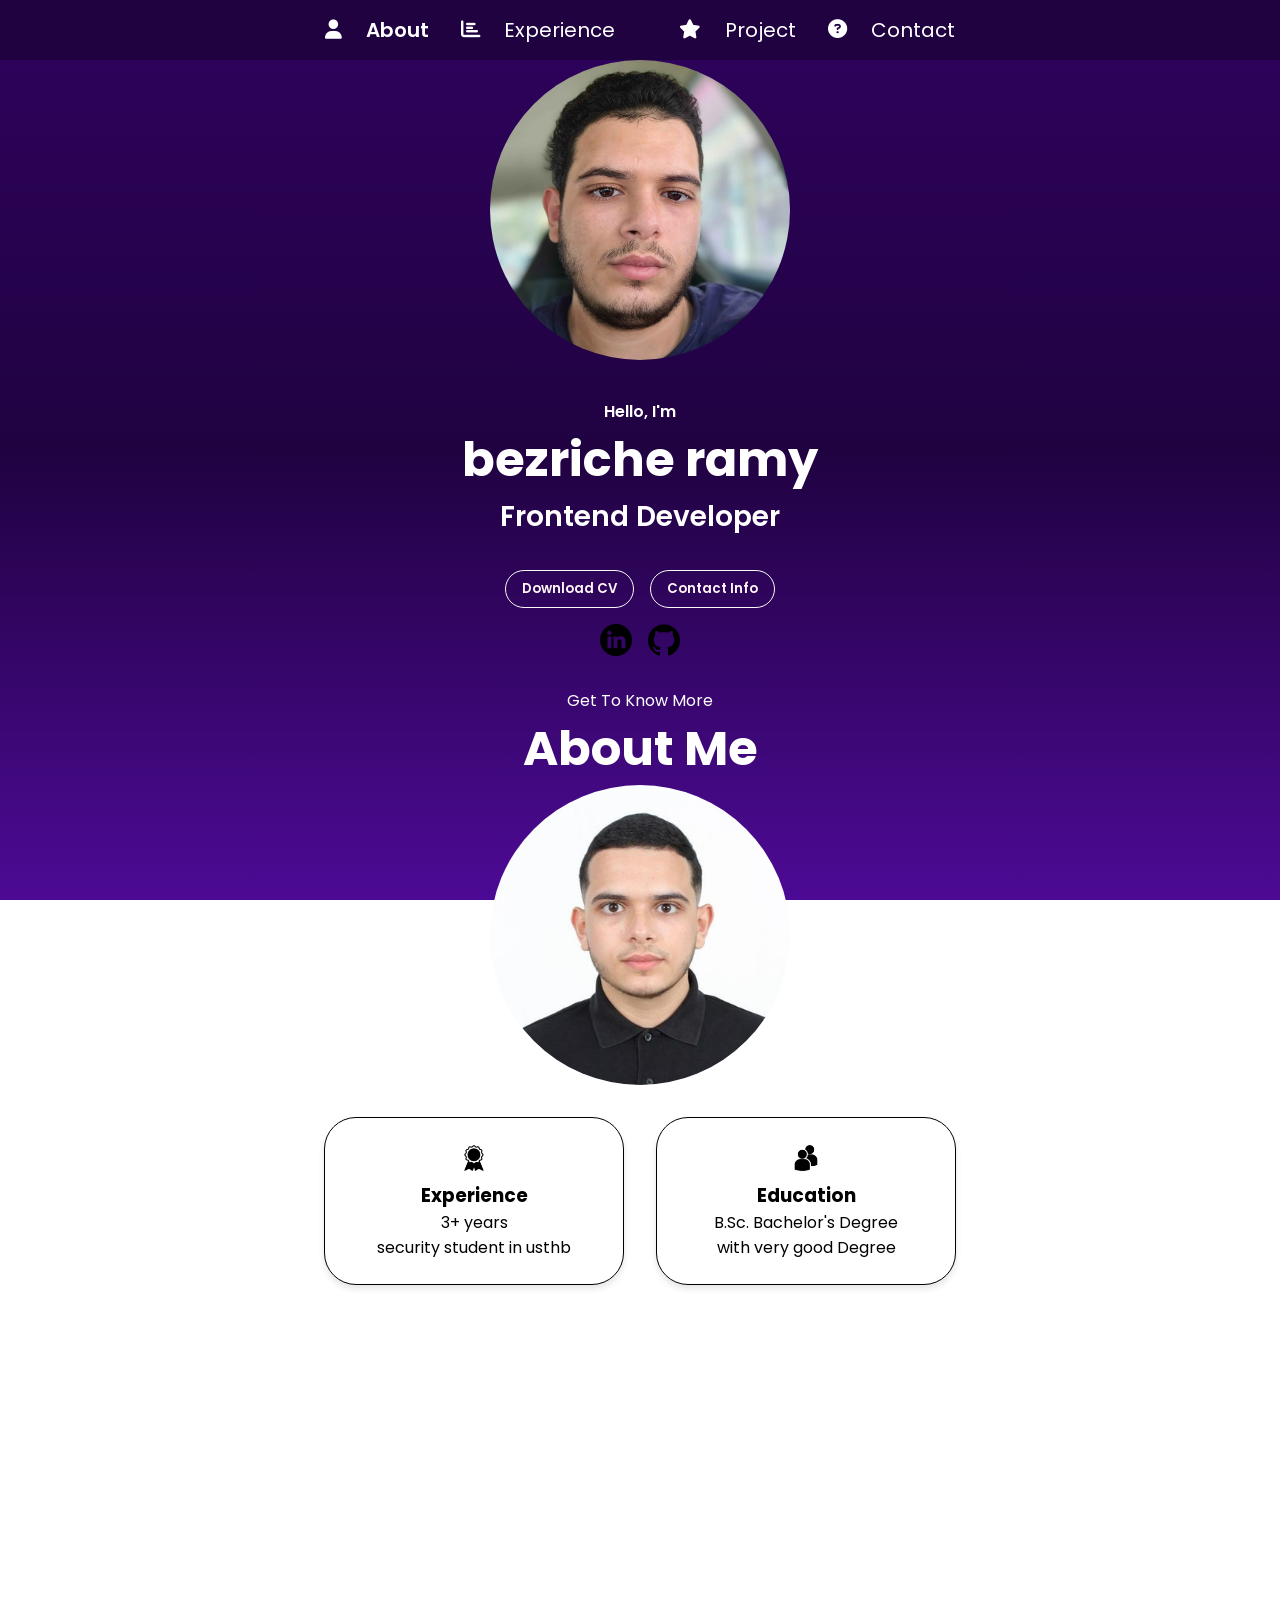
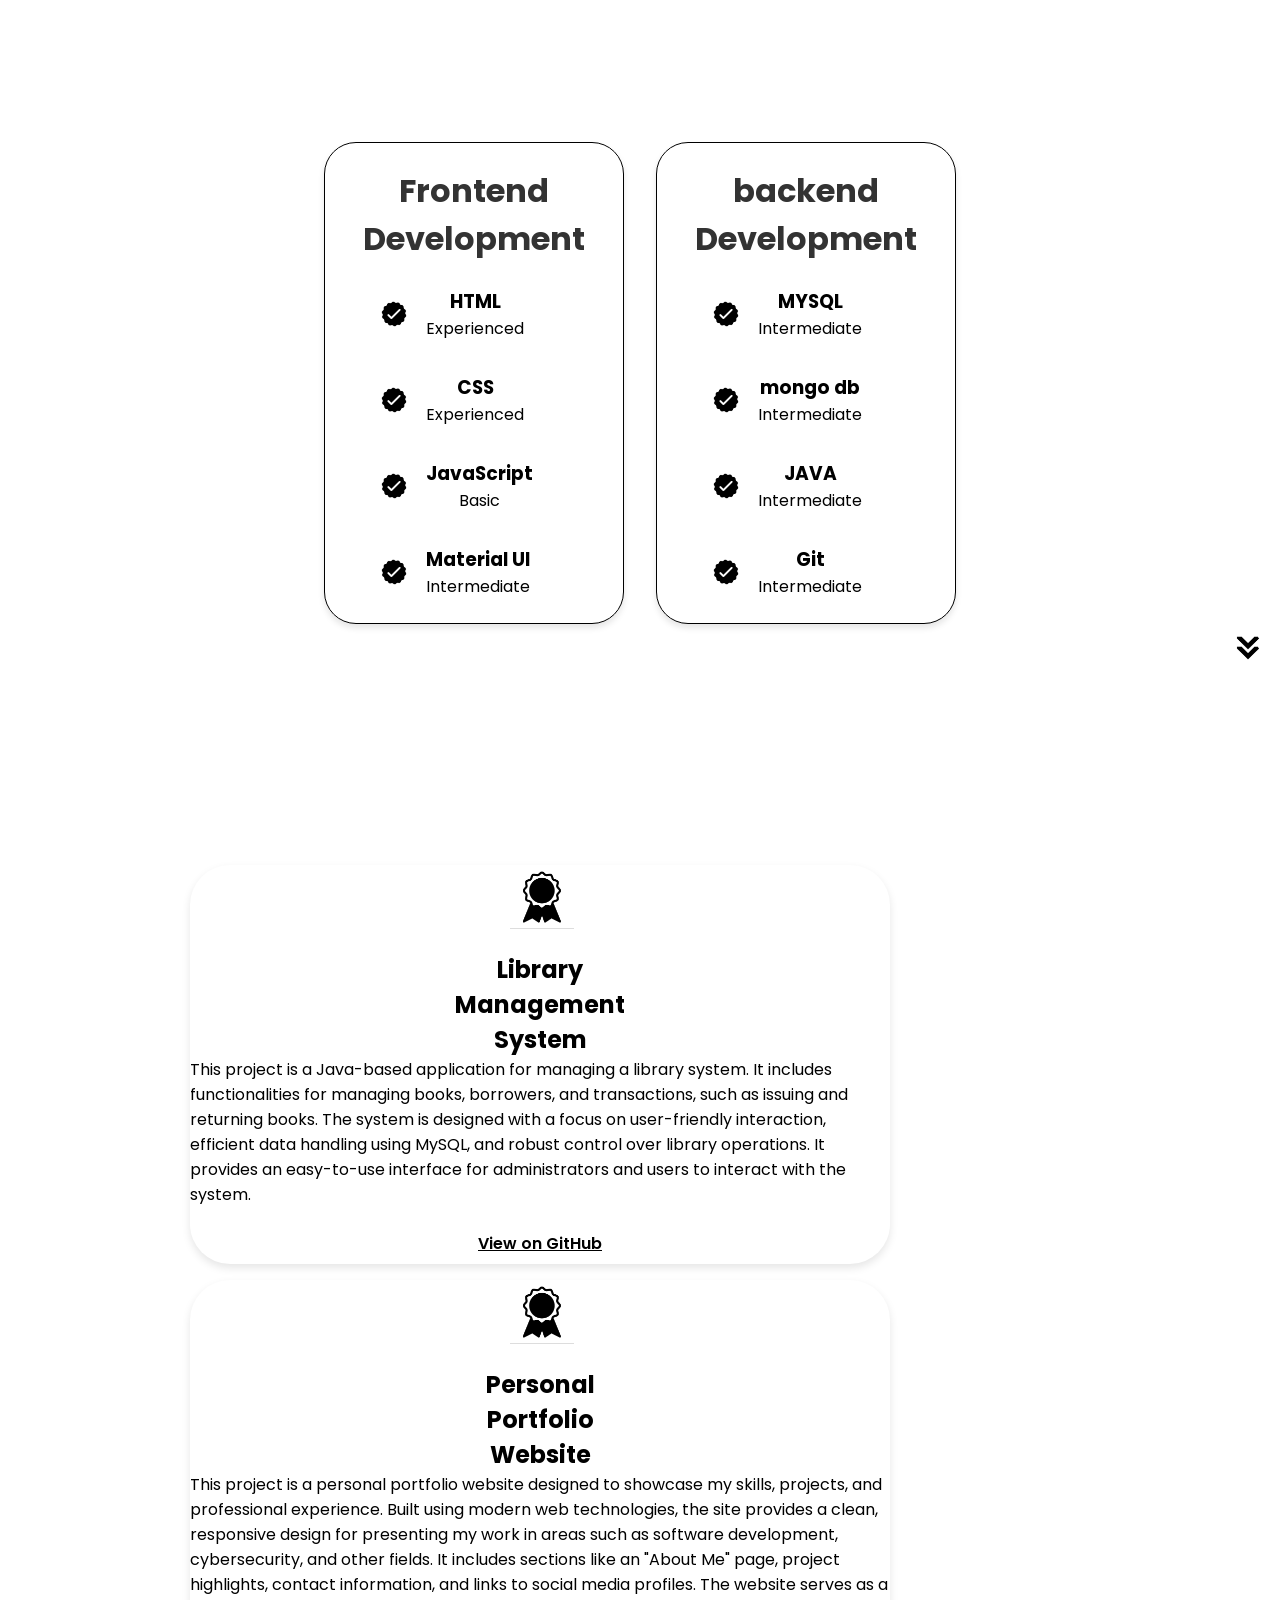
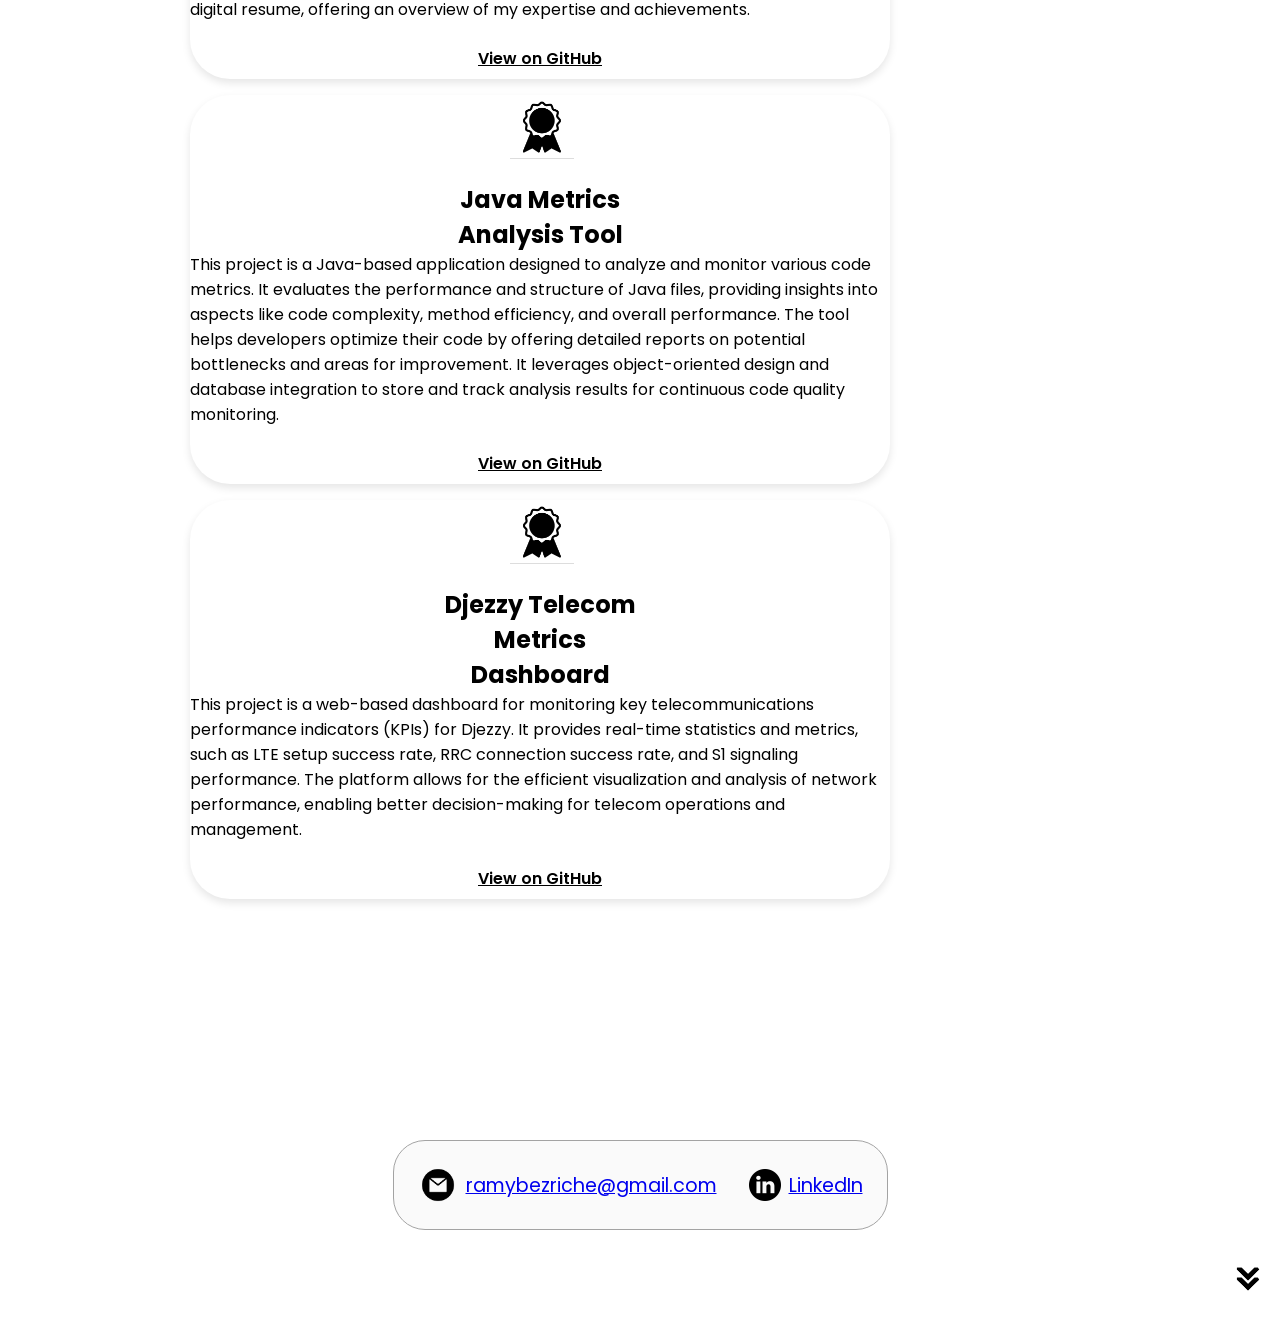
<file: personal.html>
<!DOCTYPE html>
<html lang="en">
<head>
    <meta charset="UTF-8">
    <title>BEZRICHE RAMY</title>
    <link rel="stylesheet" href="personal.css">
    <link rel="stylesheet" href="https://cdnjs.cloudflare.com/ajax/libs/font-awesome/6.4.0/css/all.min.css">
</head>
<body>
    <div class="upbar">
        
        <ul class="menu">
            <li class="active">
                <a href="#about">
                    <i class="fas fa-user"></i>
                    <span>About</span>
                </a>
            </li>
            <li>
                <a href="#experience">
                    <i class="fas fa-chart-bar"></i>
                    <span>Experience</span>
                </a>
            </li>
            <li>
              <li>
                <a href="#project">
                    <i class="fas fa-star"></i>
                    <span>Project</span>
                </a>
            </li>
                <a href="#contact">
                    <i class="fas fa-question-circle"></i>
                    <span>Contact</span>
                </a>
            </li>
            
        </ul>
    </div>
   
    
      <!-- Profile Section -->
<div class="profile">
    <div class="section__pic-container profile-pic-container">
        <img src="profill.jpg" alt="John Doe profile picture" class="profile-pic" />
    </div>
  <div class="section__text">
      <p class="section__text__p1">Hello, I'm</p>
      <h1 class="title">bezriche ramy</h1>
      <p class="section__text__p2">Frontend Developer</p>
      <div class="btn-container">
          <button class="btn btn-color-2" onclick="window.open('BEZRICHE_RAMY_CV.pdf')">Download CV</button>
          <button class="btn btn-color-1" onclick="location.href='#contact'">Contact Info</button>
      </div>
      <div id="socials-container">
          <img src="linkedin.png" alt="My LinkedIn profile" class="icon linkedin-icon" onclick="location.href='https://linkedin.com/'" />
          <img src="github.png" alt="My Github profile" class="icon github-icon" onclick="location.href='https://github.com/bezriche-ramy'" />
      </div>
  </div>
  
</div>


<div class="about" id="about">
  <p class="section__text__p1">Get To Know More</p>
  <h1 class="title">About Me</h1>
  <div class="section-container">
      <div class="section__pic-container about-pic-container">
          <img src="profil.jpg" alt="Profile picture" class="about-pic" />
      </div>
      <div class="about-details-container">
          <div class="about-containers">
              <div class="details-container">
                  <img src="experience.png" alt="Experience icon" class="icon experience-icon" />
                  <h3>Experience</h3>
                  <p>3+ years <br />security student in usthb</p>
              </div>
              <div class="details-container">
                  <img src="education.png" alt="Education icon" class="icon education-icon" />
                  <h3>Education</h3>
                  <p>B.Sc. Bachelor's Degree<br />with very good Degree </p>
              </div>
          </div>
          <div class="text-container">
              <p>
                "Hello, I am Bezriche Ramy, a 3rd-year student in Security Informatics at USTHB (Université des Sciences et de la Technologie Houari Boumediene). I am passionate about cybersecurity and technology, and I serve as the class delegate. Always looking forward to learning and collaborating!"
                  
              </p>
          </div>
      </div>
  </div>
  <img src="arrow.png" alt="Arrow icon" class="icon arrow" onclick="location.href='./#experience'" />
</div>
<div class="Experience"id="experience">
    <p class="section__text__p1">Explore My</p>
    <h1 class="title">Experience</h1>
    <div class="experience-details-container">
      <div class="about-containers">
        <div class="details-container">
          <h2 class="experience-sub-title">Frontend Development</h2>
          <div class="article-container">
            <article>
              <img
                src="checkmark.png"
                alt="Experience icon"
                class="icon"
              />
              <div>
                <h3>HTML</h3>
                <p>Experienced</p>
              </div>
            </article>
            <article>
              <img
                src="checkmark.png"
                alt="Experience icon"
                class="icon"
              />
              <div>
                <h3>CSS</h3>
                <p>Experienced</p>
              </div>
            </article>
            
            <article>
              <img
                src="checkmark.png"
                alt="Experience icon"
                class="icon"
              />
              <div>
                <h3>JavaScript</h3>
                <p>Basic</p>
              </div>
            </article>
          
            <article>
              <img
                src="checkmark.png"
                alt="Experience icon"
                class="icon"
              />
              <div>
                <h3>Material UI</h3>
                <p>Intermediate</p>
              </div>
            </article>
          </div>
        </div>
        <div class="details-container">
          <h2 class="experience-sub-title">backend Development</h2>
          <div class="article-container">
            <article>
              <img
                src="checkmark.png"
                alt="Experience icon"
                class="icon"
              />
              <div>
                <h3>MYSQL</h3>
                <p>Intermediate</p>
              </div>
            </article>
            <article>
              <img
                src="checkmark.png"
                alt="Experience icon"
                class="icon"
              />
              <div>
                <h3>mongo db</h3>
                <p>Intermediate</p>
              </div>
            </article>
            <article>
              <img
                src="checkmark.png"
                alt="Experience icon"
                class="icon"
              />
              <div>
                <h3>JAVA</h3>
                <p>Intermediate</p>
              </div>
            </article>
            <article>
              <img
                src="checkmark.png"
                alt="Experience icon"
                class="icon"
              />
              <div>
                <h3>Git</h3>
                <p>Intermediate</p>
              </div>
            </article>
          </div>
        </div>
      </div>
    </div>
    <img
      src="arrow.png"
      alt="Arrow icon"
      class="icon arrow"
      onclick="location.href='#project'"
    />
</div>
<div class="project" id="project">
  <p class="section__text__p1">My Recent</p>
  <h1 class="title">Projects</h1>
  <div class="projects-container">
    <div class="project-details-container">
      <div class="project-card">
        <img src="experience.png" alt="Project 1" class="icon experience-icon" />
        <div class="project-info">
          <h3 class="titlep">Library Management System</h3>
            <p class="projectp">This project is a Java-based application for managing a library system. It includes functionalities for managing books, borrowers, and transactions, such as issuing and returning books. The system is designed with a focus on user-friendly interaction, efficient data handling using MySQL, and robust control over library operations. It provides an easy-to-use interface for administrators and users to interact with the system.</p>
            <a href="https://github.com/bezriche-ramy/projet-biblioth-que-in-java" class="btn btn-color-1 p">View on GitHub</a>
          </div>
          </div>
          <div class="project-card">
          <img src="experience.png" alt="Project 2" class="icon experience-icon" />
          <div class="project-info">
            <h3 class="titlep">Personal Portfolio Website</h3>
            <p>This project is a personal portfolio website designed to showcase my skills, projects, and professional experience. Built using modern web technologies, the site provides a clean, responsive design for presenting my work in areas such as software development, cybersecurity, and other fields. It includes sections like an "About Me" page, project highlights, contact information, and links to social media profiles. The website serves as a digital resume, offering an overview of my expertise and achievements.</p>
            <a href="https://github.com/bezriche-ramy/my-personal-web-site-" class="btn btn-color-1 p">View on GitHub</a>
          </div>
          </div>
          <div class="project-card">
          <img src="experience.png" alt="Project 3" class="icon experience-icon" />
          <div class="project-info">
            <h3 class="titlep">Java Metrics Analysis Tool</h3>
            <p>This project is a Java-based application designed to analyze and monitor various code metrics. It evaluates the performance and structure of Java files, providing insights into aspects like code complexity, method efficiency, and overall performance. The tool helps developers optimize their code by offering detailed reports on potential bottlenecks and areas for improvement. It leverages object-oriented design and database integration to store and track analysis results for continuous code quality monitoring.</p>
            <a href="https://github.com/bezriche-ramy/metric-java-project" class="btn btn-color-1 p">View on GitHub</a>
          </div>
          </div>
          <div class="project-card">
          <img src="experience.png" alt="Project 4" class="icon experience-icon" />
          <div class="project-info">
            <h3 class="titlep">Djezzy Telecom Metrics Dashboard</h3>
            <p>This project is a web-based dashboard for monitoring key telecommunications performance indicators (KPIs) for Djezzy. It provides real-time statistics and metrics, such as LTE setup success rate, RRC connection success rate, and S1 signaling performance. The platform allows for the efficient visualization and analysis of network performance, enabling better decision-making for telecom operations and management.</p>
            <a href="https://github.com/bezriche-ramy/djezzy-web-site" class="btn btn-color-1 p">View on GitHub</a>
          </div>
          
         
        </div>
      </div>
     
     
    </div>
  </div>
  <img src="arrow.png" alt="Arrow icon" class="icon arrow" onclick="location.href='#contact'" />
</div>

<div class="Contact"id="contact" >
    <p class="section__text__p1">Get in Touch</p>
    <h1 class="title">Contact Me</h1>
    <div class="contact-info-upper-container">
      <div class="contact-info-container">
        <img
          src="email.png"
          alt="Email icon"
          class="icon contact-icon email-icon"
        />
        <p><a href="mailto:ramybezriche@gmail.com">ramybezriche@gmail.com</a></p>
      </div>
      <div class="contact-info-container">
        <img
          src="linkedin.png"
          alt="LinkedIn icon"
          class="icon contact-icon"
        />
        <p><a href="https://www.linkedin.com">LinkedIn</a></p>
      </div>
    </div>
</div>

        
    
  
</body>
</html>
<p class="section__text__p1">My Recent</p>
</file>
<file: personal.css>
@import url("https://fonts.googleapis.com/css2?family=Poppins:wght@400;600&display=swap");

html, body {
  height: auto;
  overflow-x: hidden;
  scroll-behavior: smooth;
}

* {
  margin: 0;
  padding: 0;
  border: none;
  outline: none;
  box-sizing: border-box;
  font-family: "Poppins", sans-serif;
  max-width: 100%;
  word-wrap: break-word;
}

body {
  display: flex;
  flex-direction: column;
  position: relative;
  z-index: 0; /* Ensure content is above the background */
}

body::before {
  content: '';
  position: fixed;
  top: 0;
  left: 0;
  width: 100%;
  height: 100%;
  background: linear-gradient(rgb(47, 2, 94), rgb(32, 2, 65), rgb(77, 10, 149));
  z-index: 1; /* Layer this below the content */
  pointer-events: none; /* Ensure the background does not interfere with interactions */
}

.upbar {
  position: sticky;
  top: 0;
  left: 0;
  width: 100%;
  height: 10vh;
  padding: 0 1.7rem;
  color: #fff;
  overflow: hidden;
  transition: all 0.5s linear;
  background: rgb(32, 2, 65);
  display: flex;
  align-items: center;
  justify-content: space-between;
  z-index: 1000; /* Ensure the upbar stays on top */
  display: flex;
  justify-content: center; /* Center the menu horizontally */
  align-items: center;      /* Center the items vertically (optional) */
  height: 60px;             
}

.logo {
  font-size: 2rem;
}

.logo:hover {
  cursor: default;
}

.menu {
  display: flex;
  align-items: center;
  list-style: none;
  padding: 0;
  gap: 2rem;
  z-index: -1;
}

.menu li {
  list-style: none;
  margin-left: 0; /* Ensure no additional margins are applied */
}

.menu a {
  color: hsl(0, 0%, 100%);
  font-size: 20px;
  text-decoration: none;
  display: flex;
  align-items: center;
  gap: 1.5rem;
}

.menu a i {
  font-size: 1.2rem;
}

.menu .active a {
  font-weight: 600;
}

/* About Section */
.about {
  display: flex;
  flex-direction: column; /* Ensure text and image are stacked vertically */
  align-items: center;
  padding: 2rem 1rem;
  background-color: transparent; /* Ensure this is transparent */
  z-index: 2;
  width: 100%;
}

.profile {
  display: flex;
  flex-direction: column; /* Stack text and image vertically */
  align-items: center;
  gap: 2rem;
  z-index: 2;
  background-color: transparent; /* Ensure this is transparent */
  width: 100%;
}

.profile-pic {
  border-radius: 50%;
  width: 100%;
  max-width: 300px;
  height: auto;
  /* Removed any transform properties */
}

/* Section Text */
.section__text {
  align-self: center;
  text-align: center;
  width: 100%;
}

.section__text p {
  font-weight: 600;
  color: #fff;
}

.section__text__p1 {
  text-align: center;
  color: #ffffff;
}

.section__text__p2 {
  font-size: 1.75rem;
  margin-bottom: 1rem;
}

.title {
  font-size: 3rem;
  text-align: center;
  color: #fff;
}

/* Social Icons */
#socials-container {
  display: flex;
  justify-content: center;
  margin-top: 1rem;
  gap: 1rem;
}

.icon {
  cursor: pointer;
  height: 2rem;
  transition: opacity 0.3s;
}

.icon:hover {
  opacity: 0.7;
}

/* Buttons */
.btn-container {
  display: flex;
  justify-content: center;
  gap: 1rem;
  
}

.btn {
  font-weight: 600;
  transition: all 300ms ease;
  padding: 0.5rem 1rem; /* Adjust padding to fit better */
  width: auto; /* Adjust width to fit content */
  border-radius: 2rem;
  border: rgb(250, 248, 248) 0.1rem solid;
  background: none;
  color: rgb(255, 246, 246);
  display: flex;
  justify-content: center;
  gap: 1rem;
  margin-top: 1rem; /* Add margin to avoid overlapping with text */
}



.btn-color-1:hover, .btn-color-2:hover {
  background: rgb(255, 255, 255);
  color: rgb(0, 0, 0);
  
  
  position: center;
}
.p{
  color: #000000;
  text-align: center;
  width: 200px;
  position: center;
  transform: translateX(250px);
  border: none;
  background: transparent;
  box-shadow: none;
  border-color: transparent;
}

.p:hover {
  color: #ffffff;
  background: #000000;
}

/* About Details */
.about-containers {
  display: flex;
  flex-wrap: wrap;
  gap: 2rem;
  margin-bottom: 2rem;
  justify-content: center;
  margin-top: 2rem;
  width: 100%;
}

.about-details-container {
  display: flex;
  flex-direction: column;
  justify-content: center;
  align-items: center;
  text-align: center;
  max-width: 800px;
  margin: 0 auto;
  width: 100%;
}

.about-pic {
  border-radius: 50%; /* Keep the image circular */
  width: 100%;
  max-width: 300px;
  height: auto;
  display: block; /* Ensure it's treated as a block-level element */
  margin: 0 auto; /* Center the image horizontally */
}


.arrow {
  position: absolute;
  right: 1rem;
  bottom: 1.5rem;
  cursor: pointer;
  transition: transform 0.3s ease;
}

.arrow:hover {
  transform: translateY(-5px);
}

.details-container {
  padding: 1.5rem;
  background: rgb(255, 255, 255);
  border-radius: 2rem;
  border: 0.1rem solid rgb(0, 0, 0);
  text-align: center;
  box-shadow: 0 4px 6px rgba(0, 0, 0, 0.1);
  width: 100%; /* Allow the box to take full width of the parent */
  max-width: 300px; /* Ensure both boxes have the same maximum width */
}

.text-container {
  padding: 1rem;
  color: #ffffff;
  font-size: 1rem;
  line-height: 1.6;
  text-align: justify;
  max-width: 800px;
  margin: 0 auto;
  min-height: 200px;
  width: 100%;
}

@media (min-width: 768px) {
  .section-container {
    flex-direction: row;
    justify-content: space-between;
  }

  .about-details-container {
    align-items: flex-start;
    text-align: left;
  }
}
/* EXPERIENCE SECTION */
.Experience {
  position: relative;
  padding: 3rem 0;
  background-color: #f4f4f9; /* Light background for better contrast */
  margin-top: 2rem; /* Push it down slightly from the very top */
  z-index: 10; /* Make sure it's on top of other sections if needed */
  display: flex;
  flex-direction: column; /* Ensure text and image are stacked vertically */
  align-items: center;
  padding: 2rem 1rem;
  background-color: transparent; /* Ensure this is transparent */
  z-index: 2;
  width: 100%;

.experience-sub-title {
  color: #333; /* Darker shade for better readability */
  font-weight: 700;
  font-size: 2rem;
  margin-bottom: 1.5rem;
  text-align: center;
}

.experience-details-container {
  display: flex;
  flex-direction: column;
  align-items: center; /* Center align the content */
  gap: 3rem; /* Add some spacing between sections */
}

.article-container {
  display: flex;
  flex-wrap: wrap;
  justify-content: space-evenly;
  gap: 2rem;
  max-width: 1200px; /* Constrain the width for better layout on larger screens */
  margin: 0 auto; /* Center the container */
}

article {
  display: flex;
  align-items: center;
  width: 12rem; /* Slightly larger for better content fit */
  gap: 1rem;
}

article .icon {
  cursor: default;
  width: 2rem;
  height: 2rem;
}

/* PROJECTS SECTION */
.projects {
  position: relative;
}

.color-container {
  border-color: rgb(163, 163, 163);
  background: rgb(250, 250, 250);
  padding: 2rem;
  border-radius: 1rem;
  text-align: center;
}

.project-img {
  border-radius: 2rem;
  width: 90%;
  height: auto; /* Maintain aspect ratio */
}

.project-title {
  margin: 1rem 0;
  font-size: 1.5rem;
  color: #000;
}

.project-btn {
  color: #000;
  border: 2px solid rgb(163, 163, 163);
  padding: 0.5rem 1rem;
  background: none;
  cursor: pointer;
  transition: background 0.3s ease, color 0.3s ease;
}

.project-btn:hover {
  background-color: #333;
  color: #fff;
  border-color: #333;
}


}
/* CONTACT SECTION */
.Contact {
  position: relative;
  padding: 3rem 0;
  background-color: #f4f4f9; /* Light background for better contrast */
  margin-top: 2rem; /* Push it down slightly from the very top */
  z-index: 10; /* Make sure it's on top of other sections if needed */
  display: flex;
  flex-direction: column; /* Ensure text and image are stacked vertically */
  align-items: center;
  padding: 2rem 1rem;
  background-color: transparent; /* Ensure this is transparent */
  z-index: 2;
  width: 100%;
}

.contact-info-upper-container {
  display: flex;
  justify-content: center;
  border-radius: 2rem;
  border: 0.1rem solid rgb(163, 163, 163); /* Consistent border color */
  background-color: rgb(250, 250, 250); /* Fixed background color */
  margin: 2rem auto; /* Center with margin */
  padding: 0.5rem;
}

.contact-info-container {
  display: flex;
  align-items: center;
  justify-content: center;
  gap: 0.5rem;
  margin: 1rem;
}

.contact-info-container p {
  font-size: larger; /* Larger text for visibility */
}

.contact-icon {
  cursor: default;
}

.email-icon {
  height: 2.5rem; /* Consistent height for the email icon */
}
/* PROJECTS SECTION */
.projects {
  position: relative;
  padding: 3rem 0;
  background-color: #f4f4f9; /* Light background for better contrast */
  margin-top: 2rem; /* Push it down slightly from the very top */
  z-index: 10; /* Make sure it's on top of other sections if needed */
  display: flex;
  flex-direction: column; /* Ensure text and image are stacked vertically */
  align-items: center;
  padding: 2rem 1rem;
  background-color: transparent; /* Ensure this is transparent */
  z-index: 2;
  width: 100%;
}

.projects-title {
  color: #333; /* Darker shade for better readability */
  font-weight: 700;
  font-size: 2rem;
  margin-bottom: 1.5rem;
  text-align: center;
}

.projects-details-container {
  display: flex;
  flex-direction: column;
  align-items: center; /* Center align the content */
  gap: 3rem; /* Add some spacing between sections */
}

.project-container {
  display: flex;
  flex-wrap: wrap;
  justify-content: space-evenly;
  gap: 2rem;
  max-width: 1200px; /* Constrain the width for better layout on larger screens */
  margin: 0 auto; /* Center the container */
}

.project {
  position: relative;
  padding: 3rem 0;
  background-color: #f4f4f9; /* Light background for better contrast */
  margin-top: 2rem; /* Push it down slightly from the very top */
  z-index: 10; /* Make sure it's on top of other sections if needed */
  display: flex;
  flex-direction: column; /* Ensure text and image are stacked vertically */
  align-items: center;
  padding: 2rem 1rem;
  background-color: transparent; /* Ensure this is transparent */
  z-index: 2;
  width: 100%;
  
}

.project .icon {
  cursor: default;
  width: 4rem;
  height: 4rem;
  transform: translateX(320px);
}

.project-img {
  width: 2rem;
  height: 2rem;
  border-radius: 0;
  max-width: 300px; /* Limit the maximum width of the image */
  width: 90%;
  height: auto; /* Maintain aspect ratio */
}
.project-card {
  background: #fff;
  border-radius: 40px;
  box-shadow: 0 4px 8px rgba(0, 0, 0, 0.1);
  overflow: hidden;
  transition: transform 0.3s ease, box-shadow 0.3s ease;
  width: 100%;
  max-width: 700px;
  margin: 1rem;
  transform: translateX(-100px);
}

.project-card:hover {
  transform: translateY(-10px);
  box-shadow: 0 8px 16px rgba(0, 0, 0, 0.2);
}

.project-card img {
  width: 100%;
  height: auto;
  object-fit: cover; /* Ensure the image covers the area without distortion */
  border-bottom: 1px solid #ddd;
  margin-bottom: 1rem; /* Add margin to ensure the button does not cover the text */
}

.project-card-content {
  padding: 1rem;
  text-align: center;
  padding-bottom: 2rem; /* Add padding to the bottom to ensure the button does not cover the text */
}

.project-card-title {
  font-size: 1.25rem;
  font-weight: 600;
  margin-bottom: 0.5rem;
  color: #333;
  
}

.project-card-description {
  font-size: 6rem;
  color: #666;
  margin-bottom: 1rem;
  
}

.project-card-btn {
  display: inline-block;
  padding: 0.5rem 1rem;
  border-radius: 5px;
  background: #333;
  color: #fff;
  text-decoration: none;
  transition: background 0.3s ease;
  
}

.project-card-btn:hover {
  background: #555;
}
.project-title {
  margin: 1rem 0;
  font-size: 5rem;
  color: #000;
}

.project-btn {
  color: #000;
  border: 2px solid rgb(163, 163, 163);
  padding: 0.5rem 1rem;
  background: none;
  cursor: pointer;
  transition: background 0.3s ease, color 0.3s ease;
  
}


.project-btn:hover {
  background-color: #333;
  color: #fff;
  border-color: #333;
}
.titlep{
 
  color: #000000;
  text-align: center;
  width: 200px;
  position: center;
  transform: translateX(250px);
  font-size: 1.5rem;

}
/* FOOTER */
.ft {
  position: relative;
  padding: 3rem 0;
  background-color: rgb(77, 10, 149); /* Light background for better contrast */
  margin-top: 2rem; /* Push it down slightly from the very top */
  z-index: 10; /* Make sure it's on top of other sections if needed */
  display: flex;
  flex-direction: column; /* Ensure text and image are stacked vertically */
  align-items: center;
  padding: 2rem 1rem;
  color: #fff;
  font-size: 2rem;

  z-index: 2;
  width: 100%;
}
</file>
